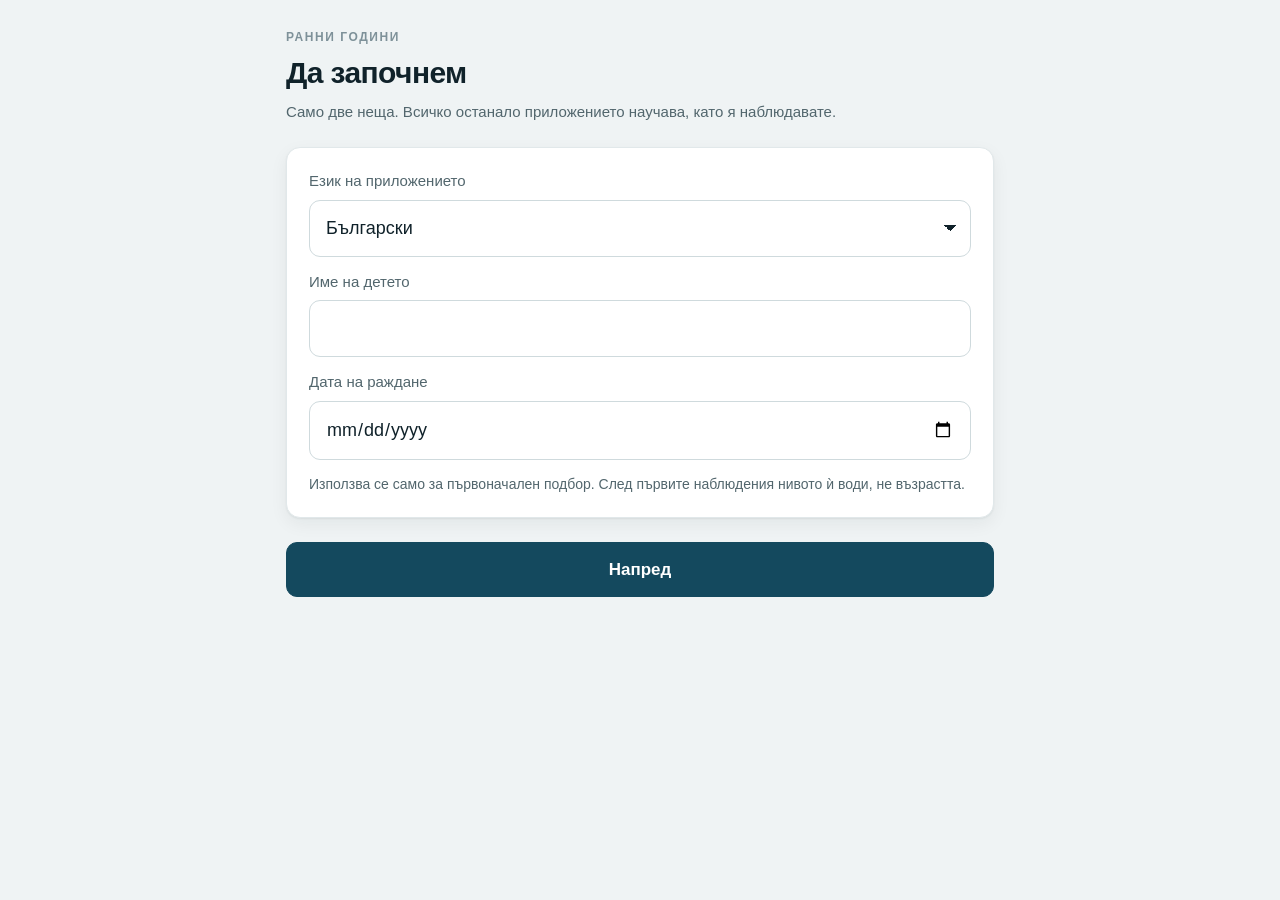
<file: index.html>
<!doctype html>
<html lang="bg">
<head>
<meta charset="utf-8">
<title>Ранни години · Early Years</title>

<!-- viewport-fit=cover so the tab bar can respect the home indicator area -->
<meta name="viewport" content="width=device-width, initial-scale=1, viewport-fit=cover, user-scalable=no">
<meta name="theme-color" content="#14495E">
<meta name="color-scheme" content="light dark">

<!-- iOS standalone. apple-mobile-web-app-capable is what makes Add to Home
     Screen open without Safari chrome; without it this is just a bookmark. -->
<meta name="apple-mobile-web-app-capable" content="yes">
<meta name="apple-mobile-web-app-status-bar-style" content="black-translucent">
<meta name="apple-mobile-web-app-title" content="Ранни години">
<link rel="apple-touch-icon" href="icons/icon-180.png">

<link rel="manifest" href="manifest.webmanifest">
<link rel="icon" type="image/png" href="icons/icon-192.png">
<link rel="stylesheet" href="styles/app.css">
</head>

<body class="no-select">

<div id="app">

  <!-- ================= SETUP (first run) ================= -->
  <section class="view" id="view-setup" hidden>
    <div class="stack" style="gap:10px">
      <p class="eyebrow" data-t="app_name"></p>
      <h1 data-t="setup_title"></h1>
      <p class="muted" data-t="setup_intro"></p>
    </div>

    <div class="card">
      <label>
        <span data-t="setup_lang"></span>
        <select id="setup-lang">
          <option value="bg">Български</option>
          <option value="en">English</option>
        </select>
      </label>

      <label>
        <span data-t="setup_name"></span>
        <input type="text" id="setup-name" autocomplete="off" autocapitalize="words">
      </label>

      <label>
        <span data-t="setup_dob"></span>
        <input type="date" id="setup-dob">
      </label>
      <p class="small" data-t="setup_dob_help"></p>
    </div>

    <button id="setup-go" data-t="setup_start"></button>
  </section>

  <!-- ================= TODAY ================= -->
  <section class="view" id="view-today" hidden>
    <div class="stack" style="gap:8px">
      <p class="eyebrow"><span data-t="today_hello"></span> <span id="today-name"></span></p>
      <h1 id="today-date"></h1>
    </div>

    <div class="card">
      <div class="row-between">
        <div class="stack" style="gap:2px">
          <span class="small" data-t="today_age"></span>
          <strong id="today-age" style="font-size:22px"></strong>
        </div>
        <div class="stack" style="gap:2px;text-align:right">
          <span class="small" data-t="today_band"></span>
          <span class="pill" id="today-band"></span>
        </div>
      </div>
    </div>

    <div class="card">
      <h2 data-t="today_areas"></h2>
      <div class="areas" id="today-areas"></div>
    </div>

    <div class="card">
      <div class="row-between">
        <h2 data-t="today_movement"></h2>
        <strong id="today-move-num" class="muted"></strong>
      </div>
      <div class="meter"><span id="today-move-bar"></span></div>
      <p class="small" data-t="today_move_goal"></p>
    </div>

    <div class="card">
      <div class="row-between">
        <h2 data-t="today_play"></h2>
        <span class="pill" id="today-play-left"></span>
      </div>
      <button id="today-play" data-t="today_play_go"></button>
      <p class="small" data-t="today_play_help"></p>
    </div>

    <div class="card">
      <div class="row-between">
        <h2 data-t="today_activities"></h2>
        <span class="small" data-t="today_activities_sub"></span>
      </div>
      <div id="today-activities" class="acts"></div>
    </div>
  </section>

  <!-- ================= PLAY (child-facing, full screen) ================= -->
  <section class="view view-play" id="view-play" hidden>
    <div id="play-stage"></div>
    <button class="quiet play-exit" id="play-exit" data-t="today_play_exit"></button>
  </section>

  <!-- ================= OBSERVE (step 3) ================= -->
  <section class="view" id="view-observe" hidden>
    <div class="stack" style="gap:8px">
      <p class="eyebrow" data-t="soon"></p>
      <h1 data-t="nav_observe"></h1>
    </div>
    <div class="notice" id="observe-soon"></div>
  </section>

  <!-- ================= PLAN (step 3) ================= -->
  <section class="view" id="view-plan" hidden>
    <div class="stack" style="gap:8px">
      <p class="eyebrow" data-t="soon"></p>
      <h1 data-t="nav_plan"></h1>
    </div>
    <div class="notice" id="plan-soon"></div>
  </section>

  <!-- ================= SETTINGS ================= -->
  <section class="view" id="view-settings" hidden>
    <h1 data-t="nav_settings"></h1>

    <div class="card">
      <h2 data-t="set_language"></h2>
      <select id="set-lang">
        <option value="bg">Български</option>
        <option value="en">English</option>
      </select>
    </div>

    <div class="card">
      <h2 data-t="set_child"></h2>
      <label>
        <span data-t="setup_name"></span>
        <input type="text" id="set-name" autocomplete="off">
      </label>
      <label>
        <span data-t="setup_dob"></span>
        <input type="date" id="set-dob">
      </label>
    </div>

    <div class="card">
      <h2 data-t="set_screen"></h2>
      <div class="row-between">
        <input type="number" id="set-screen" min="0" max="60" step="5" style="max-width:130px">
        <span class="muted" data-t="set_minutes"></span>
      </div>
      <p class="small" data-t="set_screen_help"></p>
    </div>

    <div class="card">
      <h2 data-t="set_voice"></h2>
      <label>
        <span data-t="set_voice_bg"></span>
        <select id="set-voice-bg"></select>
      </label>
      <label>
        <span data-t="set_voice_en"></span>
        <select id="set-voice-en"></select>
      </label>
      <button class="ghost" id="set-voice-try" data-t="set_voice_test"></button>
    </div>

    <div class="card">
      <h2 data-t="set_data"></h2>
      <p class="small" data-t="set_export_help"></p>
      <button id="set-export" data-t="set_export"></button>
      <button class="ghost" id="set-import-btn" data-t="set_import"></button>
      <input type="file" id="set-import" accept="application/json,.json" hidden>
      <p class="small" id="set-storage"></p>
    </div>

    <div class="card">
      <h2 data-t="set_install"></h2>
      <p class="small" id="set-install-text"></p>
    </div>

    <div class="card">
      <button class="danger" id="set-reset" data-t="set_reset"></button>
    </div>
  </section>

  <!-- ================= TAB BAR ================= -->
  <nav class="tabbar" id="tabbar" role="tablist" hidden>
    <button class="tab" role="tab" data-view="today" aria-selected="true">
      <svg class="ic" viewBox="0 0 24 24" fill="none" stroke="currentColor" stroke-width="1.8"
           stroke-linecap="round" stroke-linejoin="round" aria-hidden="true">
        <path d="M3 10.5 12 3l9 7.5"/><path d="M5 9.5V21h14V9.5"/>
      </svg>
      <span data-t="nav_today"></span>
    </button>
    <button class="tab" role="tab" data-view="observe" aria-selected="false">
      <svg class="ic" viewBox="0 0 24 24" fill="none" stroke="currentColor" stroke-width="1.8"
           stroke-linecap="round" stroke-linejoin="round" aria-hidden="true">
        <path d="M2 12s3.5-6.5 10-6.5S22 12 22 12s-3.5 6.5-10 6.5S2 12 2 12Z"/>
        <circle cx="12" cy="12" r="2.6"/>
      </svg>
      <span data-t="nav_observe"></span>
    </button>
    <button class="tab" role="tab" data-view="plan" aria-selected="false">
      <svg class="ic" viewBox="0 0 24 24" fill="none" stroke="currentColor" stroke-width="1.8"
           stroke-linecap="round" stroke-linejoin="round" aria-hidden="true">
        <path d="M4 5h16"/><path d="M4 12h10"/><path d="M4 19h13"/>
      </svg>
      <span data-t="nav_plan"></span>
    </button>
    <button class="tab" role="tab" data-view="settings" aria-selected="false">
      <svg class="ic" viewBox="0 0 24 24" fill="none" stroke="currentColor" stroke-width="1.8"
           stroke-linecap="round" stroke-linejoin="round" aria-hidden="true">
        <circle cx="12" cy="12" r="3.2"/>
        <path d="M12 2.5v3M12 18.5v3M2.5 12h3M18.5 12h3M5.2 5.2l2.1 2.1M16.7 16.7l2.1 2.1M18.8 5.2l-2.1 2.1M7.3 16.7l-2.1 2.1"/>
      </svg>
      <span data-t="nav_settings"></span>
    </button>
  </nav>

</div>

<script type="module" src="src/app.js"></script>
</body>
</html>
</file>
<file: styles/app.css>
/**
 * Built for one screen: a 9.7" iPad, 768×1024 points, portrait, 4:3.
 * (DECISIONS.md D7.) It still has to be usable on a desktop for development,
 * but the iPad is what it is designed to look right on.
 *
 * Safari 17 baseline — nothing newer. A10 Fusion / 2 GB RAM, so transforms and
 * opacity only; no filters, no large shadows animating, no layout thrash.
 */

:root {
  /* light — complete palette lives here so the un-stamped default resolves */
  --ground:      #EFF3F4;
  --surface:     #FFFFFF;
  --surface-alt: #E4EBED;
  --line:        #CFDADD;
  --line-soft:   #E1E8EA;
  --ink:         #10222A;
  --ink-muted:   #52666D;
  --ink-faint:   #7E9199;
  --lake:        #14495E;
  --lake-ink:    #FFFFFF;
  --lake-soft:   #DEEAEF;
  --warn:        #8A5B0E;
  --bad:         #A6362C;

  /* the five learning areas — same values as tools/make-icons.mjs */
  --L1: #E8B03A;
  --L2: #C8553D;
  --L3: #8E6FA8;
  --L4: #4FA07A;
  --L5: #4A9BC4;

  --shadow: 0 1px 2px rgba(16,34,42,.06), 0 6px 18px rgba(16,34,42,.06);
  --radius: 14px;

  --sans: -apple-system, BlinkMacSystemFont, "Segoe UI", Roboto, Helvetica, Arial, sans-serif;
  --mono: ui-monospace, SFMono-Regular, Menlo, Consolas, monospace;

  --tabbar: 76px;
}

@media (prefers-color-scheme: dark) {
  :root:not([data-theme="light"]) {
    --ground:      #0B1418;
    --surface:     #142127;
    --surface-alt: #1C2C33;
    --line:        #2A3D45;
    --line-soft:   #21323A;
    --ink:         #E1EAED;
    --ink-muted:   #9AAEB5;
    --ink-faint:   #6D8189;
    --lake:        #4E93B0;
    --lake-ink:    #06171F;
    --lake-soft:   #16323F;
    --warn:        #D9A758;
    --bad:         #E4867B;
    --shadow: 0 1px 2px rgba(0,0,0,.35), 0 6px 18px rgba(0,0,0,.28);
  }
}
:root[data-theme="dark"] {
  --ground:      #0B1418;
  --surface:     #142127;
  --surface-alt: #1C2C33;
  --line:        #2A3D45;
  --line-soft:   #21323A;
  --ink:         #E1EAED;
  --ink-muted:   #9AAEB5;
  --ink-faint:   #6D8189;
  --lake:        #4E93B0;
  --lake-ink:    #06171F;
  --lake-soft:   #16323F;
  --warn:        #D9A758;
  --bad:         #E4867B;
  --shadow: 0 1px 2px rgba(0,0,0,.35), 0 6px 18px rgba(0,0,0,.28);
}

* { box-sizing: border-box; -webkit-tap-highlight-color: transparent; }

html, body { height: 100%; }

body {
  margin: 0;
  background: var(--ground);
  color: var(--ink);
  font-family: var(--sans);
  font-size: 18px;
  line-height: 1.5;
  -webkit-text-size-adjust: 100%;
  overscroll-behavior: none;
}

/* Text selection and callouts get in a four-year-old's way. */
.no-select { -webkit-user-select: none; user-select: none; -webkit-touch-callout: none; }

/* ---------- layout ---------- */

#app { min-height: 100%; display: flex; flex-direction: column; }

.view {
  flex: 1;
  padding: 28px 26px calc(var(--tabbar) + env(safe-area-inset-bottom, 0px) + 28px);
  max-width: 760px;
  width: 100%;
  margin: 0 auto;
  display: flex;
  flex-direction: column;
  gap: 24px;
}
.view[hidden] { display: none; }

/* ---------- type ---------- */

h1 { font-size: 30px; line-height: 1.15; font-weight: 650; letter-spacing: -.02em; margin: 0; text-wrap: balance; }
h2 { font-size: 20px; font-weight: 650; margin: 0; letter-spacing: -.01em; }
p  { margin: 0; }

.eyebrow {
  font-size: 12px; letter-spacing: .13em; text-transform: uppercase;
  font-weight: 650; color: var(--ink-faint); margin: 0;
}
.muted { color: var(--ink-muted); font-size: 15px; }
.small { font-size: 14px; color: var(--ink-muted); }

/* ---------- cards ---------- */

.card {
  background: var(--surface);
  border: 1px solid var(--line-soft);
  border-radius: var(--radius);
  box-shadow: var(--shadow);
  padding: 22px;
  display: flex;
  flex-direction: column;
  gap: 14px;
}

.stack { display: flex; flex-direction: column; gap: 14px; }
.row-between { display: flex; align-items: center; justify-content: space-between; gap: 14px; flex-wrap: wrap; }

/* ---------- controls ---------- */

button, .btn {
  font: inherit;
  font-size: 17px;
  font-weight: 600;
  min-height: 52px;            /* generous: small hands, and a parent in a hurry */
  padding: 14px 22px;
  border-radius: 11px;
  border: 1.5px solid var(--lake);
  background: var(--lake);
  color: var(--lake-ink);
  cursor: pointer;
  display: inline-flex;
  align-items: center;
  justify-content: center;
  gap: 8px;
  transition: opacity .12s ease;
}
button.ghost { background: transparent; color: var(--lake); }
button.quiet {
  background: transparent; color: var(--ink-muted);
  border-color: var(--line);
}
button.danger { background: transparent; color: var(--bad); border-color: var(--bad); }
button:active { opacity: .65; }
button:disabled { opacity: .4; cursor: default; }
button:focus-visible, input:focus-visible, select:focus-visible {
  outline: 3px solid var(--lake); outline-offset: 2px;
}

label { display: flex; flex-direction: column; gap: 7px; font-size: 15px; color: var(--ink-muted); }

input[type="text"], input[type="date"], input[type="number"], select {
  font: inherit;
  font-size: 18px;
  color: var(--ink);
  background: var(--surface);
  border: 1.5px solid var(--line);
  border-radius: 11px;
  padding: 14px 16px;
  min-height: 52px;
  width: 100%;
  -webkit-appearance: none;
  appearance: none;
}
select {
  background-image: linear-gradient(45deg, transparent 50%, currentColor 50%),
                    linear-gradient(135deg, currentColor 50%, transparent 50%);
  background-position: right 20px center, right 14px center;
  background-size: 6px 6px, 6px 6px;
  background-repeat: no-repeat;
  padding-right: 44px;
}

/* ---------- the five areas ---------- */

.areas { display: grid; grid-template-columns: repeat(5, 1fr); gap: 10px; }

.area {
  display: flex; flex-direction: column; align-items: center; gap: 9px;
  padding: 16px 6px; border-radius: 12px;
  background: var(--surface-alt);
  text-align: center;
}
.area .dot {
  width: 30px; height: 30px; border-radius: 50%;
  background: var(--area, var(--lake));
}
.area .nm { font-size: 13px; font-weight: 600; line-height: 1.25; color: var(--ink); }

.area-L1 { --area: var(--L1); }
.area-L2 { --area: var(--L2); }
.area-L3 { --area: var(--L3); }
.area-L4 { --area: var(--L4); }
.area-L5 { --area: var(--L5); }

/* ---------- today's activities ---------- */

.acts { display: flex; flex-direction: column; gap: 14px; }

.act {
  border: 1px solid var(--line-soft);
  border-left: 4px solid var(--area, var(--lake));
  border-radius: 10px;
  padding: 14px 16px;
  background: var(--surface-alt);
  display: flex; flex-direction: column; gap: 8px;
}
.act-L1 { --area: var(--L1); }
.act-L2 { --area: var(--L2); }
.act-L3 { --area: var(--L3); }
.act-L4 { --area: var(--L4); }
.act-L5 { --area: var(--L5); }

.act-head { display: flex; align-items: baseline; gap: 9px; flex-wrap: wrap; }
.act-dot { width: 10px; height: 10px; border-radius: 50%; background: var(--area); flex: none; }
.act-title { font-size: 17px; font-weight: 650; }
.act-meta {
  font-size: 12px; color: var(--ink-faint); font-weight: 600;
  letter-spacing: .04em; text-transform: lowercase; margin-left: auto;
  font-variant-numeric: tabular-nums;
}
.act-how { font-size: 15px; line-height: 1.5; color: var(--ink); }
.act-foot { display: flex; flex-direction: column; gap: 4px; font-size: 13px; color: var(--ink-muted); }
.act-foot b { font-weight: 650; color: var(--ink-muted); }
.act-area { font-size: 11px; letter-spacing: .07em; text-transform: uppercase; color: var(--area); font-weight: 700; }

/* ---------- movement meter ---------- */

.meter {
  height: 12px; border-radius: 6px;
  background: var(--surface-alt);
  overflow: hidden;
}
.meter > span {
  display: block; height: 100%; width: 0;
  background: var(--L5);
  border-radius: 6px;
  transition: width .3s ease;
}

/* ---------- tab bar ---------- */

.tabbar {
  position: fixed; left: 0; right: 0; bottom: 0;
  height: calc(var(--tabbar) + env(safe-area-inset-bottom, 0px));
  padding-bottom: env(safe-area-inset-bottom, 0px);
  display: grid; grid-template-columns: repeat(4, 1fr);
  background: var(--surface);
  border-top: 1px solid var(--line-soft);
  z-index: 10;
}
.tabbar[hidden] { display: none; }

.tab {
  background: none; border: 0; min-height: 0; padding: 0;
  display: flex; flex-direction: column; align-items: center; justify-content: center; gap: 5px;
  color: var(--ink-faint); font-size: 12px; font-weight: 600; border-radius: 0;
}
.tab .ic { width: 22px; height: 22px; display: block; }
.tab[aria-selected="true"] { color: var(--lake); }
.tab:active { opacity: .6; }

/* ---------- misc ---------- */

.pill {
  display: inline-block; font-size: 12px; font-weight: 650;
  letter-spacing: .06em; text-transform: uppercase;
  padding: 4px 10px; border-radius: 20px;
  background: var(--lake-soft); color: var(--lake);
}

.notice {
  border-radius: 11px; padding: 14px 16px; font-size: 15px;
  background: var(--lake-soft); color: var(--ink);
  border: 1px solid var(--line-soft);
}
.notice.warn { background: color-mix(in srgb, var(--warn) 12%, var(--surface)); border-color: var(--warn); }

hr { border: 0; border-top: 1px solid var(--line-soft); margin: 4px 0; }

/* ==========================================================================
   Child-facing play.

   Different rules apply here: she is four, she cannot read, and she is holding
   a 9.7" screen. Everything is big, nothing is subtle, and no state is ever
   red. There is no "wrong" styling in this section — only a soft nudge.
   ========================================================================== */

.view-play {
  padding: 20px 20px calc(env(safe-area-inset-bottom, 0px) + 20px);
  max-width: none;
  justify-content: space-between;
  gap: 16px;
  overflow-y: auto;
  -webkit-overflow-scrolling: touch;
}

/* The iPad is 768 wide, so at 760 the tablet layout is untouched. On a laptop
   this stops the cards stretching into 400px-wide letterboxes with a small
   emoji adrift in the middle. */
#play-stage {
  flex: 1; width: 100%; max-width: 760px; margin: 0 auto;
  display: flex; flex-direction: column; gap: 18px; justify-content: center;
}

.play-exit { align-self: center; min-width: 160px; opacity: .55; font-size: 15px; }

.play-head { display: flex; flex-direction: column; align-items: center; gap: 10px; text-align: center; }
.play-head h1 { font-size: 26px; }

/* ---- game chooser ---- */

.play-menu { display: grid; grid-template-columns: 1fr 1fr; gap: 14px; }

/* Eight tiles at 2×4 have to fit a 1024pt-tall iPad alongside the heading and
   the exit button, so these are deliberately shorter than they look like they
   want to be. The view scrolls as a safety net if the list grows again. */
.play-tile {
  flex-direction: column; gap: 6px;
  padding: 18px 14px; min-height: 142px;
  background: var(--surface); color: var(--ink);
  border: 2px solid var(--line-soft); border-radius: 20px;
  box-shadow: var(--shadow);
}
.play-tile .play-emoji { font-size: 44px; }
.play-tile-title { font-size: 19px; font-weight: 700; }
.play-tile-sub { font-size: 13px; font-weight: 500; color: var(--ink-muted); line-height: 1.3; text-align: center; }

/* ---- shared ---- */

.play-emoji { font-size: 64px; line-height: 1.1; display: block; }
.play-emoji-xl { font-size: 96px; }

.play-ask {
  font-size: 22px; font-weight: 650; text-align: center;
  text-wrap: balance; color: var(--ink); margin: 0;
}

.play-prompt { display: flex; flex-direction: column; align-items: center; gap: 10px; }

.play-bigletter {
  font-size: 84px; font-weight: 700; line-height: 1;
  color: var(--lake); letter-spacing: .02em;
}

.play-progress { display: flex; gap: 8px; justify-content: center; }
.play-pip { width: 10px; height: 10px; border-radius: 50%; background: var(--line); }
.play-pip.is-done { background: var(--lake); }

/* ---- cards ---- */

.play-cards { display: grid; grid-template-columns: repeat(3, 1fr); gap: 16px; }

/* Four cards sit 2×2, which stretches each one flat unless the grid is
   narrowed. Capped so a card keeps roughly the same shape as in the 3-card
   games — a tap target that changes proportion between games reads as a
   different control. */
.play-cards-4 {
  grid-template-columns: repeat(2, 1fr);
  max-width: 540px; margin: 0 auto; width: 100%;
}

.play-card {
  background: var(--surface); border: 3px solid var(--line-soft);
  border-radius: 24px; padding: 24px 12px; min-height: 150px;
  box-shadow: var(--shadow);
}

/* Correct: it grows and turns green. Never a tick, never a score. */
.play-card.is-right, .play-num.is-right {
  border-color: var(--L4);
  background: color-mix(in srgb, var(--L4) 16%, var(--surface));
  transform: scale(1.05);
}

/* Wrong: a small wobble in a warm colour. Not red, not a buzzer, no loss. */
.play-card.is-nudge, .play-num.is-nudge {
  border-color: var(--L1);
  animation: nudge .4s ease;
}
@keyframes nudge {
  0%, 100% { transform: translateX(0); }
  25%      { transform: translateX(-7px); }
  75%      { transform: translateX(7px); }
}

/* ---- counting ---- */

.play-set {
  display: flex; flex-wrap: wrap; gap: 12px;
  justify-content: center; align-items: center;
  min-height: 150px;
}
.play-set .play-emoji { opacity: .45; transition: opacity .2s ease, transform .2s ease; }
.play-set .play-emoji.is-counted { opacity: 1; transform: scale(1.12); }

.play-nums { display: grid; grid-template-columns: repeat(3, 1fr); gap: 16px; }
.play-num {
  font-size: 46px; font-weight: 700; min-height: 108px;
  background: var(--surface); color: var(--lake);
  border: 3px solid var(--line-soft); border-radius: 22px;
  box-shadow: var(--shadow);
}

/* ---- shapes and colours ---- */

.play-shape { display: flex; align-items: center; justify-content: center; }
.play-shape svg { display: block; width: 92px; height: 92px; }

/* ---- big and small ---- */
/* Taller, because the largest option is 1.6× the base emoji and must not be
   clipped — a clipped "biggest" makes the question unanswerable. */
.play-card-size { min-height: 180px; }

/* ---- move! ---- */

.play-move { display: flex; flex-direction: column; align-items: center; gap: 14px; text-align: center; }
.play-move .play-ask { font-size: 27px; }

.play-bigbutton {
  font-size: 24px; font-weight: 700;
  min-height: 84px; min-width: 240px; border-radius: 18px;
}

/* ---- beat ---- */

.play-drum {
  align-self: center;
  width: 190px; height: 190px; border-radius: 50%;
  background: var(--surface); border: 4px solid var(--L5);
  box-shadow: var(--shadow);
}
.play-drum.is-pulse { transform: scale(1.06); border-color: var(--L1); }
.play-drum.is-tapped { transform: scale(.94); }

.play-beats { display: flex; gap: 6px; justify-content: center; flex-wrap: wrap; }
.play-beat { width: 12px; height: 12px; border-radius: 50%; background: var(--line); }
.play-beat.is-on { background: var(--L5); }

/* ---- finished ---- */

.play-done { display: flex; flex-direction: column; align-items: center; gap: 12px; text-align: center; }
.play-done h2 { font-size: 30px; }
.play-actions { display: flex; gap: 14px; justify-content: center; flex-wrap: wrap; }
.play-actions button { min-width: 150px; }

@media (prefers-reduced-motion: reduce) {
  *, *::before, *::after { transition: none !important; animation: none !important; }
}
</file>
